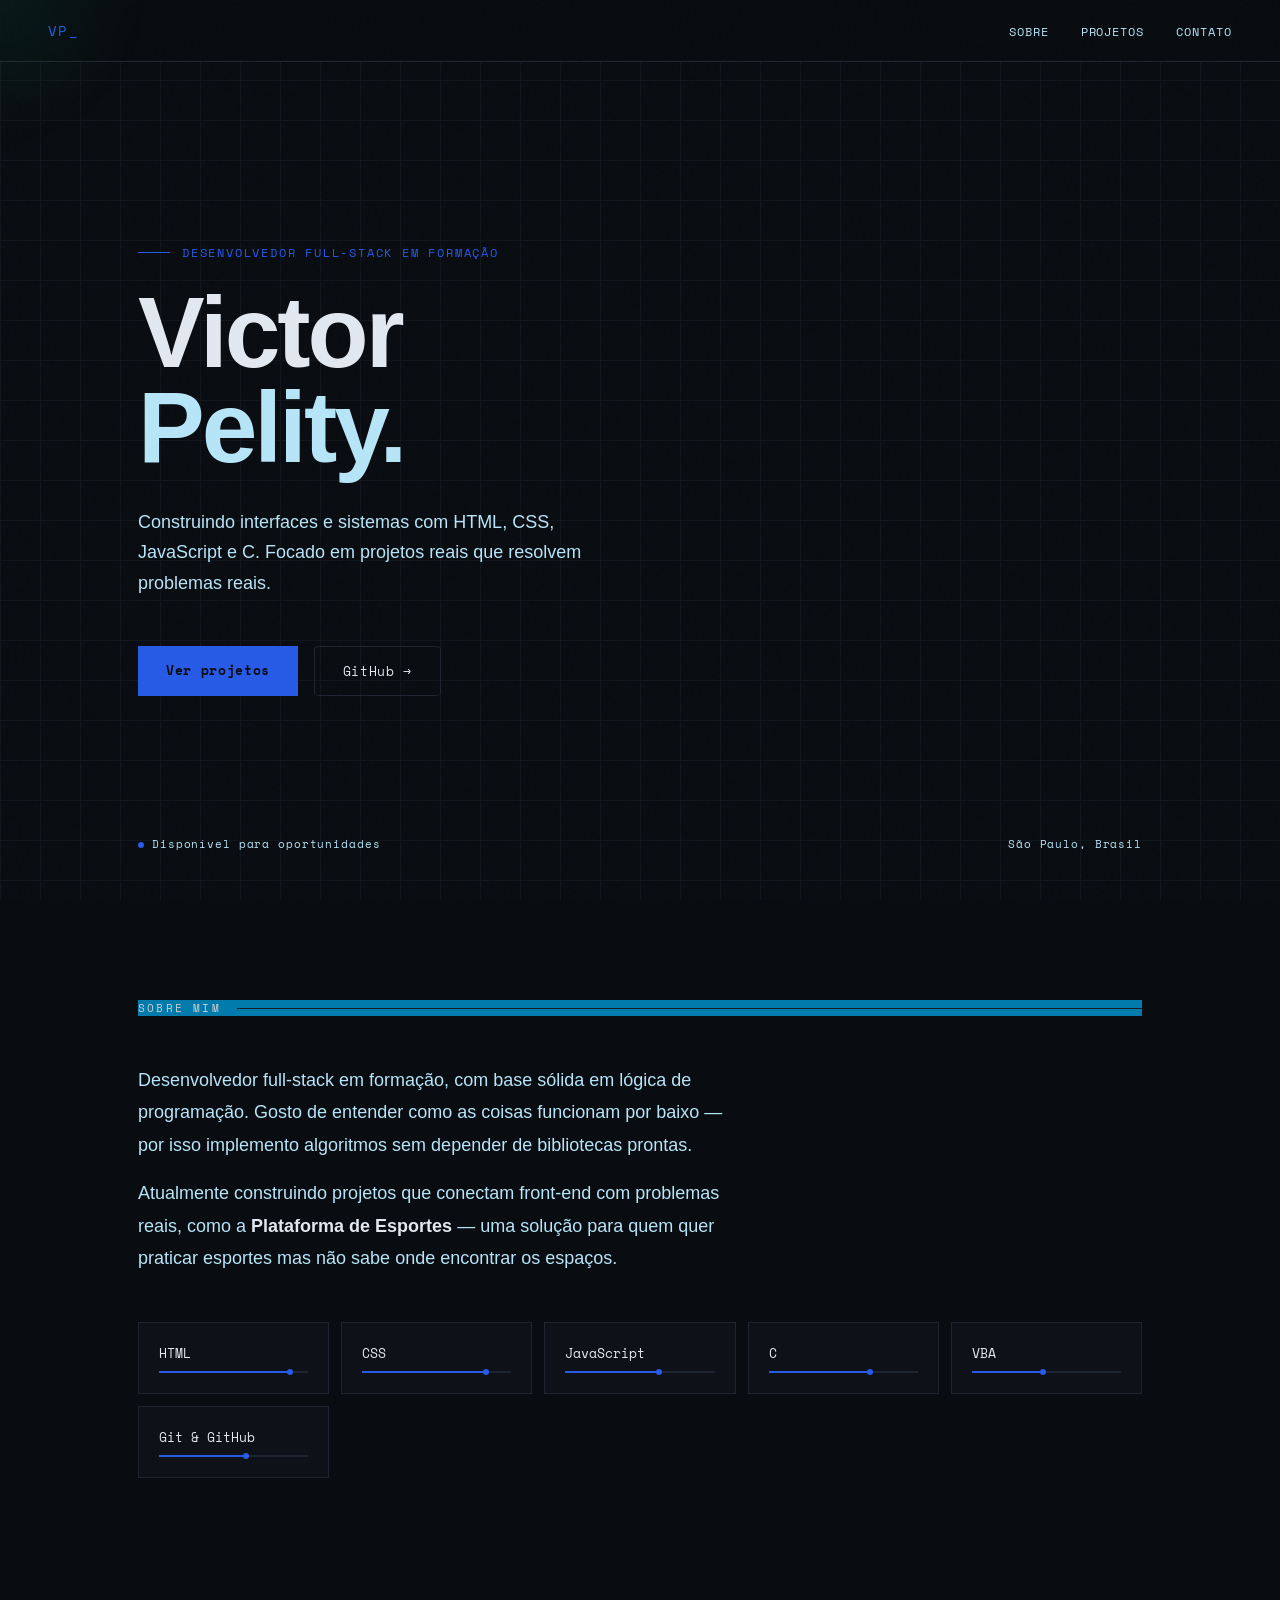
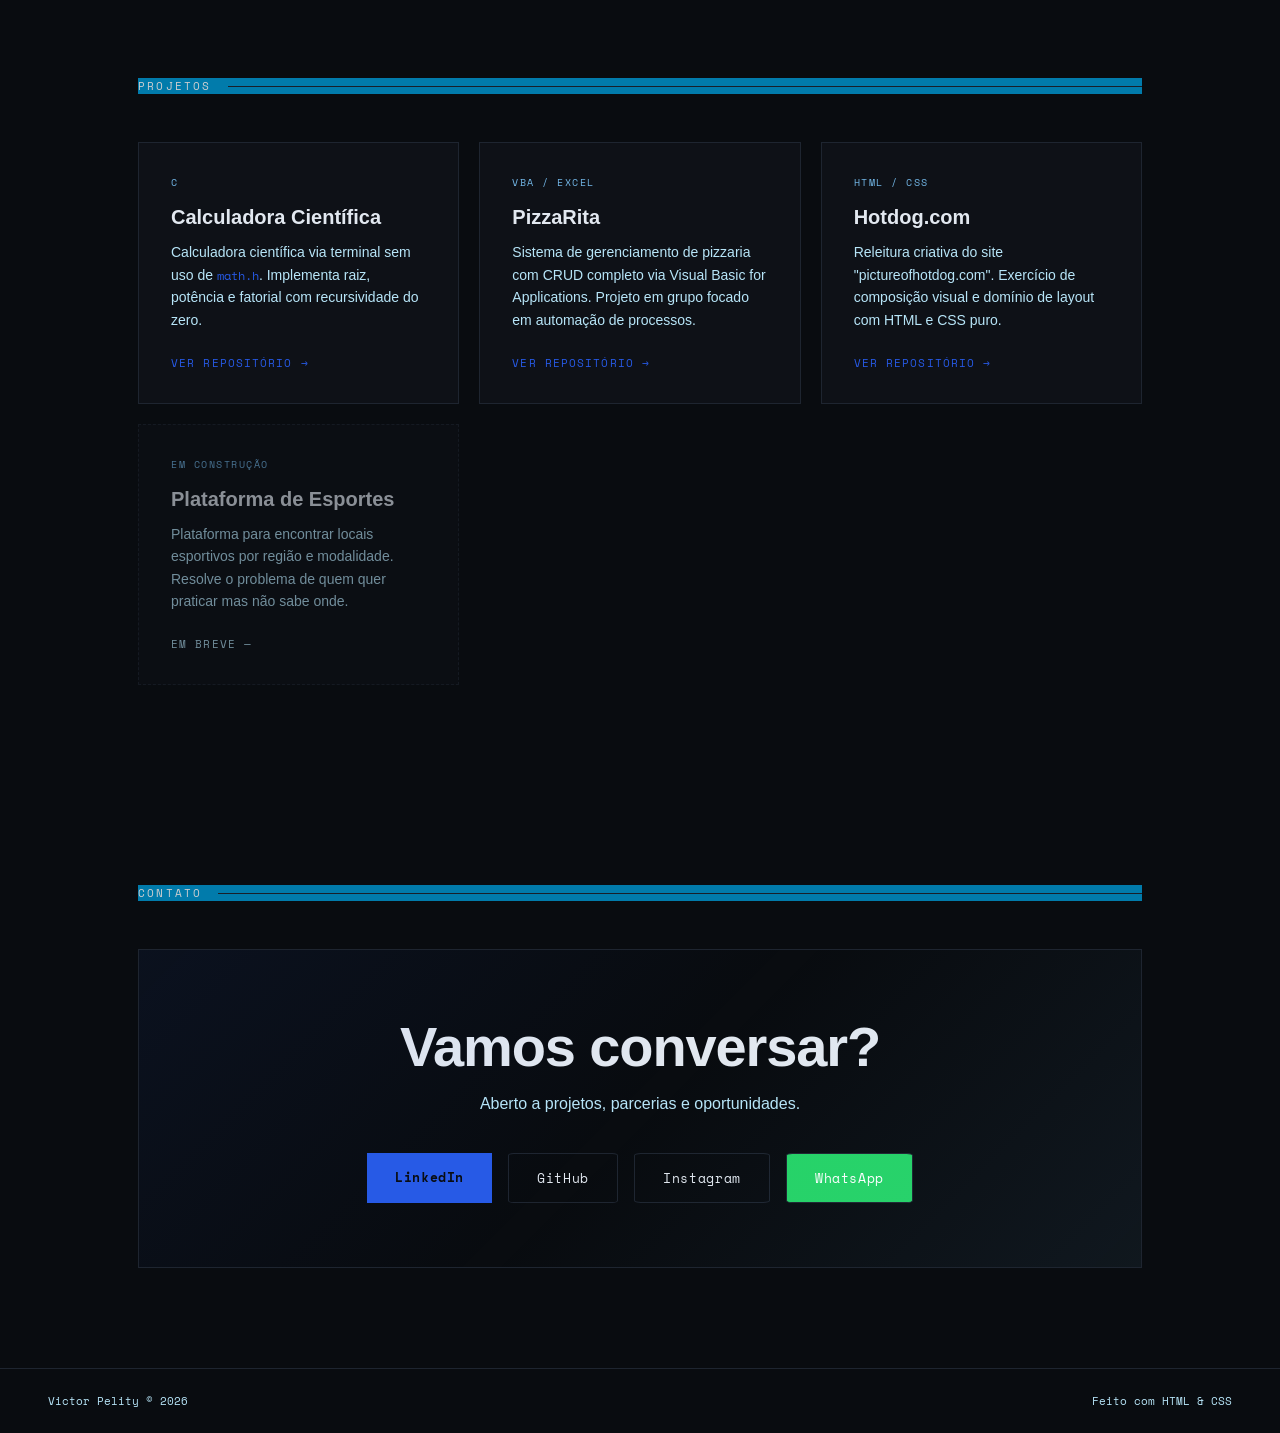
<file: index.html>
<!DOCTYPE html>
<html lang="pt-BR">

<head>
  <meta charset="UTF-8">
  <meta name="viewport" content="width=device-width, initial-scale=1.0">
  <title>Victor Pelity — Dev</title>
  <link
    href="https://fonts.googleapis.com/css2?family=Space+Mono:wght@400;700&family=Syne:wght@400;700;800&display=swap"
    rel="stylesheet">
  <link rel="stylesheet" href="style_portfolio.css">

</head>

<body>

  <div class="grid-bg"></div>
  <div class="cursor-glow" id="glow"></div>

  <nav>
    <span class="nav-logo">VP_</span>
    <ul class="nav-links">
      <li><a href="#sobre">sobre</a></li>
      <li><a href="#projetos">projetos</a></li>
      <li><a href="#contato">contato</a></li>
    </ul>
  </nav>

  <div class="hero">
    <div class="hero-tag fade-in">Desenvolvedor Full-Stack em formação</div>
    <h1 class="fade-in">
      Victor<br>
      <span class="h1-line2">Pelity.</span>
    </h1>
    <p class="hero-desc fade-in">
      Construindo interfaces e sistemas com HTML, CSS, JavaScript e C.
      Focado em projetos reais que resolvem problemas reais.
    </p>
    <div class="hero-ctas fade-in">
      <a href="#projetos" class="btn-primary">Ver projetos</a>
      <a href="https://github.com/VictorPelity" target="_blank" class="btn-secondary">GitHub →</a>
    </div>

    <div class="status-bar">
      <span><span class="status-dot"></span>Disponível para oportunidades</span>
      <span>São Paulo, Brasil</span>
    </div>
  </div>

  <section id="sobre">
    <div class="section-label">Sobre mim</div>
    <p style="font-size:18px; max-width:600px; line-height:1.8; color:var(--muted); margin-bottom: 16px;">
      Desenvolvedor full-stack em formação, com base sólida em lógica de programação.
      Gosto de entender como as coisas funcionam por baixo — por isso implemento
      algoritmos sem depender de bibliotecas prontas.
    </p>
    <p style="font-size:18px; max-width:600px; line-height:1.8; color:var(--muted);">
      Atualmente construindo projetos que conectam front-end com problemas reais,
      como a <strong style="color:var(--text)">Plataforma de Esportes</strong> — uma solução para
      quem quer praticar esportes mas não sabe onde encontrar os espaços.
    </p>

    <div class="skills-grid">
      <div class="skill-card">
        <div class="skill-name">HTML</div>
        <div class="skill-bar">
          <div class="skill-fill" style="width:90%"></div>
        </div>
      </div>
      <div class="skill-card">
        <div class="skill-name">CSS</div>
        <div class="skill-bar">
          <div class="skill-fill" style="width:85%"></div>
        </div>
      </div>
      <div class="skill-card">
        <div class="skill-name">JavaScript</div>
        <div class="skill-bar">
          <div class="skill-fill" style="width:65%"></div>
        </div>
      </div>
      <div class="skill-card">
        <div class="skill-name">C</div>
        <div class="skill-bar">
          <div class="skill-fill" style="width:70%"></div>
        </div>
      </div>
      <div class="skill-card">
        <div class="skill-name">VBA</div>
        <div class="skill-bar">
          <div class="skill-fill" style="width:50%"></div>
        </div>
      </div>
      <div class="skill-card">
        <div class="skill-name">Git & GitHub</div>
        <div class="skill-bar">
          <div class="skill-fill" style="width:60%"></div>
        </div>
      </div>
    </div>
  </section>

  <section id="projetos">
    <div class="section-label">Projetos</div>
    <div class="projects-grid">

      <div class="project-card">
        <div class="project-lang">C</div>
        <div class="project-title">Calculadora Científica</div>
        <p class="project-desc">Calculadora científica via terminal sem uso de <code
            style="font-family:var(--mono);color:var(--accent);font-size:12px">math.h</code>. Implementa raiz, potência
          e fatorial com recursividade do zero.</p>
        <a href="https://github.com/VictorPelity/calculadora_C" target="_blank" class="project-link">Ver repositório
          →</a>
      </div>

      <div class="project-card">
        <div class="project-lang">VBA / Excel</div>
        <div class="project-title">PizzaRita</div>
        <p class="project-desc">Sistema de gerenciamento de pizzaria com CRUD completo via Visual Basic for
          Applications. Projeto em grupo focado em automação de processos.</p>
        <a href="https://github.com/VictorPelity/PizzaRita" target="_blank" class="project-link">Ver repositório →</a>
      </div>

      <div class="project-card">
        <div class="project-lang">HTML / CSS</div>
        <div class="project-title">Hotdog.com</div>
        <p class="project-desc">Releitura criativa do site "pictureofhotdog.com". Exercício de composição visual e
          domínio de layout com HTML e CSS puro.</p>
        <a href="https://github.com/VictorPelity/hotdog.com" target="_blank" class="project-link">Ver repositório →</a>
      </div>

      <div class="project-card" style="border-style: dashed; opacity: 0.6;">
        <div class="project-lang">Em construção</div>
        <div class="project-title">Plataforma de Esportes</div>
        <p class="project-desc">Plataforma para encontrar locais esportivos por região e modalidade. Resolve o problema
          de quem quer praticar mas não sabe onde.</p>
        <span class="project-link" style="cursor:default; color:var(--muted)">Em breve —</span>
      </div>

    </div>
  </section>

  <section id="contato">
    <div class="section-label">Contato</div>
    <div class="contact-box">
      <div class="contact-title">Vamos conversar?</div>
      <p class="contact-sub">Aberto a projetos, parcerias e oportunidades.</p>
      <div class="contact-links">
        <a href="https://linkedin.com/in/victorpelity" target="_blank" class="btn-primary">LinkedIn</a>
        <a href="https://github.com/VictorPelity" target="_blank" class="btn-secondary">GitHub</a>
        <a href="https://instagram.com/victorpelity" target="_blank" class="btn-secondary">Instagram</a>
        <a href="https://api.whatsapp.com/send?phone=5511977709768&text=Ol%C3%A1%20Victor%2C%20gostaria%20de%20saber%20mais%20informa%C3%A7%C3%B5es%20sobre%20os%20sites!"
          target="_blank" class="btn-secondary" id="whats">WhatsApp</a>
      </div>
    </div>
  </section>

  <footer>
    <span>Victor Pelity © 2026</span>
    <span>Feito com HTML & CSS</span>
  </footer>

  <script>
    const glow = document.getElementById('glow');
    document.addEventListener('mousemove', e => {
      glow.style.left = e.clientX + 'px';
      glow.style.top = e.clientY + 'px';
    });
  </script>
</body>

</html>
</file>
<file: style_portfolio.css>
*, *::before, *::after { box-sizing: border-box; margin: 0; padding: 0; }

  :root {
    --bg: #090c10;
    --surface: #0e1117;
    --border: #1e2530;
    --accent: #275AE6;
    --accent2: #72B6E6;
    --text: #e2e8f0;
    --muted: #b7e5f8;
    --mono: 'Space Mono', monospace;
    --sans: 'Sansation', sans-serif;
  }

  html { scroll-behavior: smooth; }

  body {
    background: var(--bg);
    color: var(--text);
    font-family: var(--sans);
    overflow-x: hidden;
  }

  /* ── NOISE OVERLAY ── */
  body::before {
    content: '';
    position: fixed;
    inset: 0;
    background-image: url("data:image/svg+xml,%3Csvg viewBox='0 0 256 256' xmlns='http://www.w3.org/2000/svg'%3E%3Cfilter id='noise'%3E%3CfeTurbulence type='fractalNoise' baseFrequency='0.9' numOctaves='4' stitchTiles='stitch'/%3E%3C/filter%3E%3Crect width='100%25' height='100%25' filter='url(%23noise)' opacity='0.04'/%3E%3C/svg%3E");
    pointer-events: none;
    z-index: 999;
    opacity: 0.4;
  }

  /* ── GRID BACKGROUND ── */
  .grid-bg {
    position: fixed;
    inset: 0;
    background-image:
      linear-gradient(var(--border) 1px, transparent 1px),
      linear-gradient(90deg, var(--border) 1px, transparent 1px);
    background-size: 40px 40px;
    opacity: 0.4;
    pointer-events: none;
    z-index: 0;
  }

  /* ── NAV ── */
  nav {
    position: fixed;
    top: 0; left: 0; right: 0;
    z-index: 100;
    display: flex;
    align-items: center;
    justify-content: space-between;
    padding: 20px 48px;
    background: rgba(9,12,16,0.85);
    backdrop-filter: blur(12px);
    border-bottom: 1px solid var(--border);
  }

  .nav-logo {
    font-family: var(--mono);
    font-size: 14px;
    color: var(--accent);
    letter-spacing: 0.1em;
  }

  .nav-links {
    display: flex;
    gap: 32px;
    list-style: none;
    
  }

  .nav-links a {
    font-family: var(--mono);
    font-size: 12px;
    color: var(--muted);
    text-decoration: none;
    letter-spacing: 0.08em;
    text-transform: uppercase;
    transition: color 0.2s;
  }

  .nav-links a:hover { color: var(--accent); }

  /* ── HERO ── */
  .hero {
    position: relative;
    z-index: 1;
    min-height: 100vh;
    display: flex;
    flex-direction: column;
    justify-content: center;
    padding: 120px 48px 80px;
    max-width: 1100px;
    margin: 0 auto;
  }

  .hero-tag {
    font-family: var(--mono);
    font-size: 12px;
    color: var(--accent);
    letter-spacing: 0.15em;
    text-transform: uppercase;
    margin-bottom: 24px;
    display: flex;
    align-items: center;
    gap: 12px;
  }

  .hero-tag::before {
    content: '';
    display: block;
    width: 32px;
    height: 1px;
    background: var(--accent);
  }

  h1 {
    font-family: var(--sans);
    font-size: clamp(52px, 8vw, 100px);
    font-weight: 800;
    line-height: 0.95;
    letter-spacing: -0.03em;
    margin-bottom: 32px;
  }

  .h1-line2 { color: var(--muted); }

  .hero-desc {
    font-size: 18px;
    color: var(--muted);
    max-width: 480px;
    line-height: 1.7;
    margin-bottom: 48px;
  }

  .hero-ctas {
    display: flex;
    gap: 16px;
    flex-wrap: wrap;
  }

  .btn-primary {
    font-family: var(--mono);
    font-size: 13px;
    letter-spacing: 0.05em;
    padding: 14px 28px;
    background: var(--accent);
    color: #090c10;
    border: none;
    cursor: pointer;
    text-decoration: none;
    font-weight: 700;
    transition: transform 0.15s, box-shadow 0.15s;
  }

  .btn-primary:hover {
    transform: translateY(-2px);
    box-shadow: 0 8px 32px rgba(0,255,157,0.25);
  }

  .btn-secondary {
    font-family: var(--mono);
    font-size: 13px;
    letter-spacing: 0.05em;
    padding: 14px 28px;
    background: transparent;
    color: var(--text);
    border: 1px solid var(--border);
    cursor: pointer;
    text-decoration: none;
    transition: border-color 0.2s, color 0.2s;
    border-radius: 5%;
  }

  .btn-secondary:hover {
    border-color: var(--accent);
    color: var(--accent);
  }

  /* ── STATUS ── */
  .status-bar {
    position: absolute;
    bottom: 48px;
    left: 0;
    right: 0;
    padding: 0 48px;
    display: flex;
    justify-content: space-between;
    align-items: center;
    font-family: var(--mono);
    font-size: 11px;
    color: var(--muted);
    letter-spacing: 0.08em;
  }

  .status-dot {
    display: inline-block;
    width: 6px;
    height: 6px;
    border-radius: 50%;
    background: var(--accent);
    margin-right: 8px;
    animation: pulse 2s infinite;
  }

  @keyframes pulse {
    0%, 100% { opacity: 1; }
    50% { opacity: 0.3; }
  }

  /* ── ABOUT ── */
  section {
    position: relative;
    z-index: 1;
    max-width: 1100px;
    margin: 0 auto;
    padding: 100px 48px;
  }

  .section-label {
    font-family: var(--mono);
    font-size: 11px;
    color: var(--accent);
    letter-spacing: 0.2em;
    text-transform: uppercase;
    margin-bottom: 48px;
    display: flex;
    align-items: center;
    gap: 16px;
  }

  .section-label::after {
    content: '';
    flex: 1;
    height: 1px;
    background: var(--border);
  }

  /* ── SKILLS ── */
  .skills-grid {
    display: grid;
    grid-template-columns: repeat(auto-fill, minmax(180px, 1fr));
    gap: 12px;
    margin-top: 48px;
  }

  .skill-card {
    padding: 20px;
    background: var(--surface);
    border: 1px solid var(--border);
    transition: border-color 0.2s, transform 0.2s;
  }

  .skill-card:hover {
    border-color: var(--accent);
    transform: translateY(-3px);
  }

  .skill-name {
    font-family: var(--mono);
    font-size: 13px;
    color: var(--text);
    margin-bottom: 8px;
  }

  .skill-bar {
    height: 2px;
    background: var(--border);
    position: relative;
  }

  .skill-fill {
    height: 100%;
    background: var(--accent);
    position: relative;
  }

  .skill-fill::after {
    content: '';
    position: absolute;
    right: 0;
    top: 50%;
    transform: translateY(-50%);
    width: 6px;
    height: 6px;
    border-radius: 50%;
    background: var(--accent);
  }

  /* ── PROJECTS ── */
  .projects-grid {
    display: grid;
    grid-template-columns: repeat(auto-fill, minmax(300px, 1fr));
    gap: 20px;
    margin-top: 48px;
  }

  .project-card {
    background: var(--surface);
    border: 1px solid var(--border);
    padding: 32px;
    position: relative;
    overflow: hidden;
    transition: border-color 0.2s;
  }

  .project-card:hover { border-color: var(--accent2); }

  .project-card::before {
    content: '';
    position: absolute;
    top: 0; left: 0; right: 0;
    height: 2px;
    background: linear-gradient(90deg, var(--accent), var(--accent2));
    transform: scaleX(0);
    transform-origin: left;
    transition: transform 0.3s;
  }

  .project-card:hover::before { transform: scaleX(1); }

  .project-lang {
    font-family: var(--mono);
    font-size: 10px;
    color: var(--accent2);
    letter-spacing: 0.15em;
    text-transform: uppercase;
    margin-bottom: 16px;
  }

  .project-title {
    font-size: 20px;
    font-weight: 700;
    margin-bottom: 12px;
    color: var(--text);
  }

  .project-desc {
    font-size: 14px;
    color: var(--muted);
    line-height: 1.6;
    margin-bottom: 24px;
  }

  .project-link {
    font-family: var(--mono);
    font-size: 11px;
    color: var(--accent);
    text-decoration: none;
    letter-spacing: 0.1em;
    text-transform: uppercase;
    display: flex;
    align-items: center;
    gap: 8px;
    transition: gap 0.2s;
  }

  .project-link:hover { gap: 14px; }

  /* ── CONTACT ── */
  .contact-box {
    border: 1px solid var(--border);
    padding: 64px;
    text-align: center;
    position: relative;
    overflow: hidden;
  }

  .contact-box::after {
    content: '';
    position: absolute;
    inset: -1px;
    background: linear-gradient(135deg, var(--accent) 0%, transparent 50%, var(--accent2) 100%);
    opacity: 0.07;
    pointer-events: none;
  }

  .contact-title {
    font-size: clamp(32px, 5vw, 56px);
    font-weight: 800;
    margin-bottom: 16px;
    letter-spacing: -0.02em;
  }

  .contact-sub {
    color: var(--muted);
    font-size: 16px;
    margin-bottom: 40px;
  }

  .contact-links {
    display: flex;
    gap: 16px;
    justify-content: center;
    flex-wrap: wrap;
  }

  /* ── FOOTER ── */
  footer {
    position: relative;
    z-index: 1;
    border-top: 1px solid var(--border);
    padding: 24px 48px;
    display: flex;
    justify-content: space-between;
    align-items: center;
    font-family: var(--mono);
    font-size: 11px;
    color: var(--muted);
  }

  /* ── ANIMATIONS ── */
  .fade-in {
    opacity: 0;
    transform: translateY(20px);
    animation: fadeUp 0.7s forwards;
  }

  .fade-in:nth-child(1) { animation-delay: 0.1s; }
  .fade-in:nth-child(2) { animation-delay: 0.2s; }
  .fade-in:nth-child(3) { animation-delay: 0.35s; }
  .fade-in:nth-child(4) { animation-delay: 0.5s; }

  @keyframes fadeUp {
    to { opacity: 1; transform: translateY(0); }
  }

  /* ── GLOW CURSOR ── */
  .cursor-glow {
    position: fixed;
    width: 300px;
    height: 300px;
    border-radius: 50%;
    background: radial-gradient(circle, rgba(0,255,157,0.06) 0%, transparent 70%);
    pointer-events: none;
    transform: translate(-50%, -50%);
    z-index: 998;
    transition: opacity 0.3s;
  }

  .section-label{
    background-color: #0098d3;
    opacity: 80%;
    color: white;
  }
  

#whats{
  background-color: #25D366;
  color: white;
}

#whats:hover{
  background-color: white;
  color: #25D366;
}
</file>
